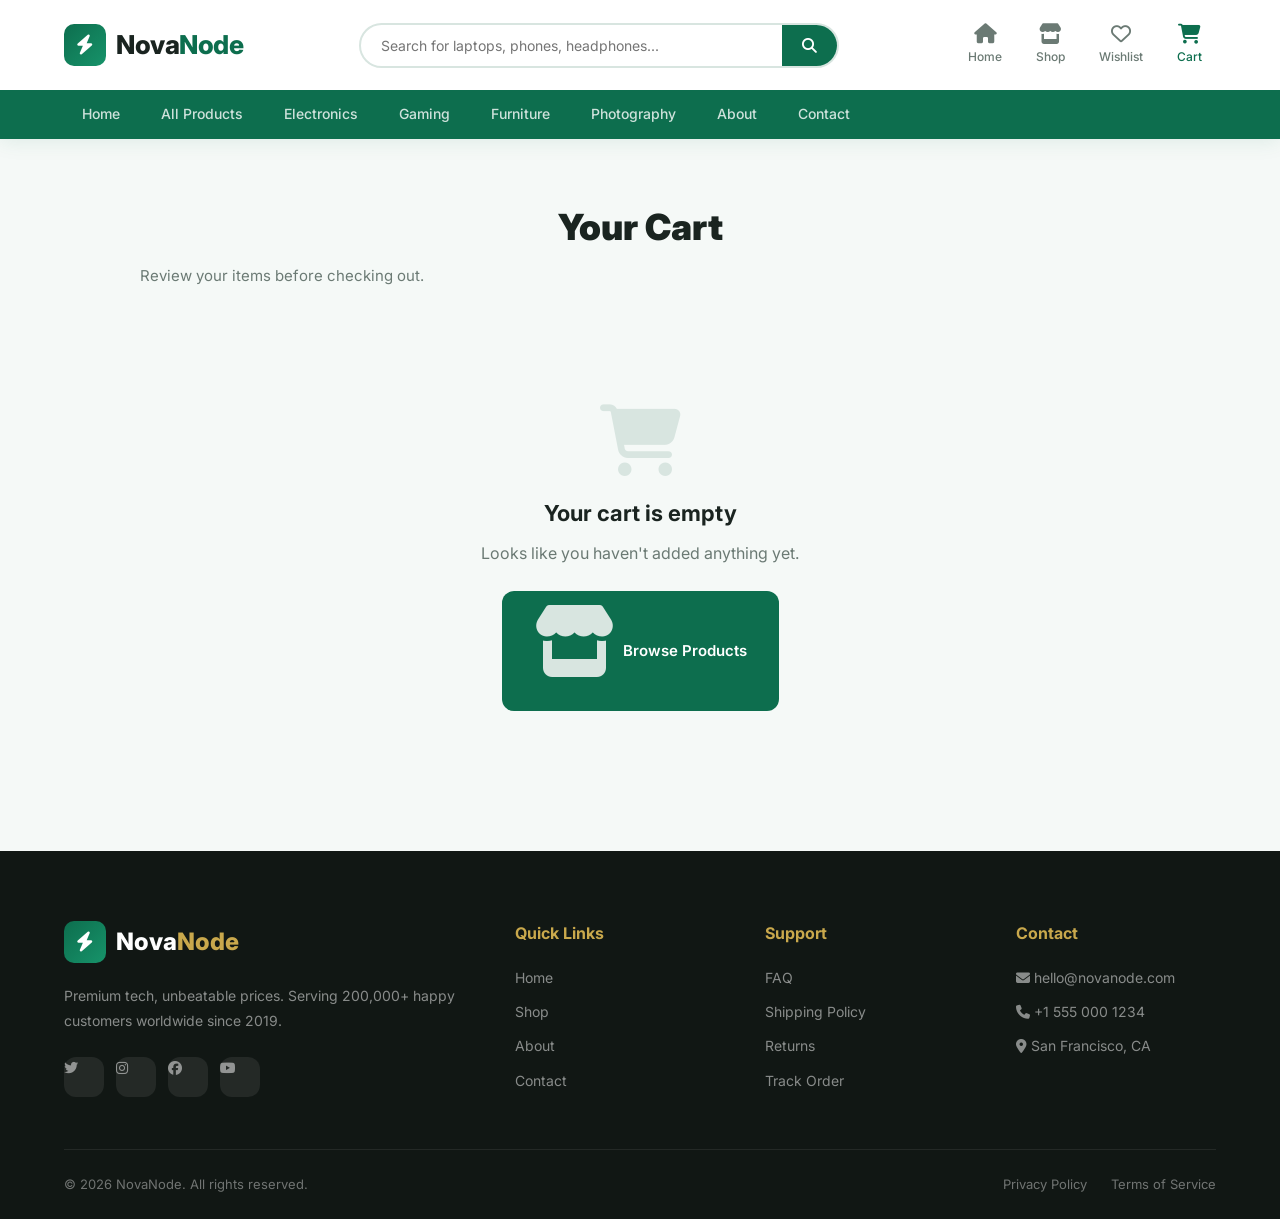
<file: cart.html>
<!DOCTYPE html>
<html lang="en">
<head>
  <meta charset="UTF-8">
  <meta name="viewport" content="width=device-width, initial-scale=1.0">
  <title>Cart | NovaNode</title>
  <link rel="stylesheet" href="css/style.css">
  <link rel="stylesheet" href="css/cart.css">
  <link rel="stylesheet" href="css/responsive.css">
  <link rel="stylesheet" href="https://cdnjs.cloudflare.com/ajax/libs/font-awesome/6.6.0/css/all.min.css">
  <link href="https://fonts.googleapis.com/css2?family=Inter:wght@400;500;600;700;800;900&display=swap" rel="stylesheet">
  <style>
    body { font-family: 'Inter', sans-serif; }

    .cart-container { width:90%; max-width:1000px; margin:60px auto; }
    .cart-container h1 { margin-bottom:8px; font-size:36px; font-weight:900; color:#1A2420; }
    .cart-subtitle { color:#6B7A74; font-size:15px; margin-bottom:36px; }

    .cart-item {
      display:flex; justify-content:space-between; align-items:center;
      background:white; padding:20px 24px; margin-bottom:14px;
      border-radius:14px; box-shadow:0 4px 16px rgba(13,110,78,.07);
      border:1px solid #D8E5E0; gap:16px;
    }
    .cart-item img { width:72px; height:72px; border-radius:10px; object-fit:cover; flex-shrink:0; }
    .cart-item-info { flex:1; }
    .cart-item-info h3 { font-size:15px; font-weight:600; color:#1A2420; margin-bottom:4px; }
    .cart-item-info p { font-size:14px; color:#6B7A74; }
    .qty-controls { display:flex; align-items:center; gap:10px; }
    .qty-controls button {
      width:32px; height:32px; border-radius:8px;
      background:#F5F9F7; border:1px solid #D8E5E0;
      font-size:16px; font-weight:700; color:#0D6E4E;
      cursor:pointer; transition:.2s; display:flex; align-items:center; justify-content:center;
    }
    .qty-controls button:hover { background:#0D6E4E; color:white; border-color:#0D6E4E; }
    .qty-controls span { font-size:15px; font-weight:600; color:#1A2420; min-width:24px; text-align:center; }
    .item-total { font-size:17px; font-weight:800; color:#0D6E4E; min-width:70px; text-align:right; }
    .remove-btn {
      background:none; border:none; color:#D63B3B;
      font-size:18px; cursor:pointer; padding:6px;
      border-radius:8px; transition:.2s;
    }
    .remove-btn:hover { background:#fef2f2; }

    .empty-cart {
      text-align:center; padding:80px 20px;
      color:#6B7A74;
    }
    .empty-cart i { font-size:72px; color:#D8E5E0; margin-bottom:20px; display:block; }
    .empty-cart h3 { font-size:22px; font-weight:700; color:#1A2420; margin-bottom:10px; }
    .empty-cart a {
      display:inline-flex; align-items:center; gap:8px; margin-top:24px;
      background:#0D6E4E; color:white; padding:14px 32px; border-radius:12px;
      font-size:15px; font-weight:600; transition:.3s;
    }
    .empty-cart a:hover { background:#0A5940; transform:translateY(-2px); }

    .cart-summary-box {
      background:white; border-radius:16px; padding:30px;
      box-shadow:0 4px 16px rgba(13,110,78,.08); border:1px solid #D8E5E0;
      margin-top:28px;
    }
    .cart-summary-box h2 { font-size:20px; font-weight:700; color:#1A2420; margin-bottom:20px; }
    .summary-row { display:flex; justify-content:space-between; margin-bottom:12px; font-size:14px; color:#6B7A74; }
    .summary-row.total { font-size:20px; font-weight:800; color:#1A2420; border-top:2px solid #D8E5E0; padding-top:16px; margin-top:8px; }
    .summary-row.total span { color:#0D6E4E; }
    .checkout-btn {
      width:100%; margin-top:22px; padding:16px;
      background:#0D6E4E; color:white; border:none;
      border-radius:12px; font-size:16px; font-weight:700;
      cursor:pointer; transition:.3s; font-family:'Inter',sans-serif;
      display:flex; align-items:center; justify-content:center; gap:10px;
    }
    .checkout-btn:hover { background:#0A5940; transform:translateY(-2px); box-shadow:0 10px 28px rgba(13,110,78,.22); }
    .clear-btn {
      width:100%; margin-top:12px; padding:13px;
      background:white; color:#D63B3B; border:2px solid #D63B3B;
      border-radius:12px; font-size:14px; font-weight:600;
      cursor:pointer; transition:.3s; font-family:'Inter',sans-serif;
    }
    .clear-btn:hover { background:#fef2f2; }
  </style>
</head>
<body>

<!-- HEADER -->
<header>
  <div class="top-nav">
    <a href="index.html" class="logo">
      <div class="logo-icon"><i class="fa-solid fa-bolt"></i></div>
      <h2>Nova<span>Node</span></h2>
    </a>
    <div class="search-box">
      <input type="text" placeholder="Search for laptops, phones, headphones...">
      <button><i class="fa-solid fa-magnifying-glass"></i></button>
    </div>
    <div class="header-icons">
      <a href="index.html" class="nav-icon"><i class="fa-solid fa-house"></i><span>Home</span></a>
      <a href="products.html" class="nav-icon"><i class="fa-solid fa-store"></i><span>Shop</span></a>
      <a href="#" class="nav-icon"><i class="fa-regular fa-heart"></i><span>Wishlist</span></a>
      <a href="cart.html" class="nav-icon active" style="position:relative">
        <i class="fa-solid fa-cart-shopping"></i><span>Cart</span>
        <b class="cart-badge" id="cart-count" style="display:none">0</b>
      </a>
    </div>
  </div>
  <nav class="main-nav">
    <ul>
      <li><a href="index.html">Home</a></li>
      <li><a href="products.html">All Products</a></li>
      <li><a href="products.html?cat=Electronics">Electronics</a></li>
      <li><a href="products.html?cat=Gaming">Gaming</a></li>
      <li><a href="products.html?cat=Furniture">Furniture</a></li>
      <li><a href="products.html?cat=Photography">Photography</a></li>
      <li><a href="about.html">About</a></li>
      <li><a href="contact.html">Contact</a></li>
    </ul>
  </nav>
</header>

<!-- CART -->
<section class="cart-container">
  <h1>Your Cart</h1>
  <p class="cart-subtitle">Review your items before checking out.</p>

  <div id="cart-items"></div>

  <div class="cart-summary-box" id="cart-summary" style="display:none">
    <h2>Order Summary</h2>
    <div class="summary-row"><span>Subtotal</span><span id="subtotal-price">$0</span></div>
    <div class="summary-row"><span>Shipping</span><span style="color:#1A9E5C">Free</span></div>
    <div class="summary-row total"><span>Total</span><span>$<span id="total-price">0</span></span></div>
    <button class="checkout-btn" onclick="alert('Checkout coming soon! 🛒')">
      <i class="fa-solid fa-lock"></i> Proceed to Checkout
    </button>
    <button class="clear-btn" onclick="clearCart()">Clear Cart</button>
  </div>
</section>

<!-- FOOTER -->
<footer>
  <div class="footer-grid">
    <div class="footer-box">
      <div class="footer-logo">
        <div class="logo-icon"><i class="fa-solid fa-bolt"></i></div>
        <h2>Nova<span>Node</span></h2>
      </div>
      <p>Premium tech, unbeatable prices. Serving 200,000+ happy customers worldwide since 2019.</p>
      <div class="social-icons">
        <a href="#" class="social-icon"><i class="fa-brands fa-twitter"></i></a>
        <a href="#" class="social-icon"><i class="fa-brands fa-instagram"></i></a>
        <a href="#" class="social-icon"><i class="fa-brands fa-facebook"></i></a>
        <a href="#" class="social-icon"><i class="fa-brands fa-youtube"></i></a>
      </div>
    </div>
    <div class="footer-box">
      <h4>Quick Links</h4>
      <a href="index.html">Home</a>
      <a href="products.html">Shop</a>
      <a href="about.html">About</a>
      <a href="contact.html">Contact</a>
    </div>
    <div class="footer-box">
      <h4>Support</h4>
      <a href="#">FAQ</a>
      <a href="#">Shipping Policy</a>
      <a href="#">Returns</a>
      <a href="#">Track Order</a>
    </div>
    <div class="footer-box">
      <h4>Contact</h4>
      <a href="mailto:hello@novanode.com"><i class="fa-solid fa-envelope"></i> hello@novanode.com</a>
      <a href="tel:+15550001234"><i class="fa-solid fa-phone"></i> +1 555 000 1234</a>
      <a href="#"><i class="fa-solid fa-location-dot"></i> San Francisco, CA</a>
    </div>
  </div>
  <div class="footer-bottom">
    <p>© 2026 NovaNode. All rights reserved.</p>
    <div class="footer-bottom-links">
      <a href="#">Privacy Policy</a>
      <a href="#">Terms of Service</a>
    </div>
  </div>
</footer>

<script src="js/data.js"></script>
<script src="js/app.js"></script>
<script>
let cart = JSON.parse(localStorage.getItem('nn_cart')) || [];

function displayCart() {
  const container = document.getElementById('cart-items');
  const summary = document.getElementById('cart-summary');
  container.innerHTML = '';
  if (cart.length === 0) {
    container.innerHTML = `
      <div class="empty-cart">
        <i class="fa-solid fa-cart-shopping"></i>
        <h3>Your cart is empty</h3>
        <p>Looks like you haven't added anything yet.</p>
        <a href="products.html"><i class="fa-solid fa-store"></i> Browse Products</a>
      </div>`;
    summary.style.display = 'none';
    return;
  }
  let total = 0;
  cart.forEach((item, i) => {
    const itemTotal = item.price * item.quantity;
    total += itemTotal;
    container.innerHTML += `
      <div class="cart-item">
        <img src="${item.image}" alt="${item.name}">
        <div class="cart-item-info">
          <h3>${item.name}</h3>
          <p>$${item.price} each</p>
        </div>
        <div class="qty-controls">
          <button onclick="changeQty(${i}, -1)"><i class="fa-solid fa-minus"></i></button>
          <span>${item.quantity}</span>
          <button onclick="changeQty(${i}, 1)"><i class="fa-solid fa-plus"></i></button>
        </div>
        <div class="item-total">$${itemTotal}</div>
        <button class="remove-btn" onclick="removeItem(${i})" title="Remove"><i class="fa-solid fa-trash"></i></button>
      </div>`;
  });
  document.getElementById('subtotal-price').textContent = '$' + total;
  document.getElementById('total-price').textContent = total;
  summary.style.display = 'block';
  localStorage.setItem('nn_cart', JSON.stringify(cart));
  updateCartCount();
}

function changeQty(i, delta) {
  cart[i].quantity += delta;
  if (cart[i].quantity <= 0) cart.splice(i, 1);
  displayCart();
}

function removeItem(i) {
  cart.splice(i, 1);
  displayCart();
}

function clearCart() {
  if (!confirm('Clear your entire cart?')) return;
  cart = [];
  localStorage.removeItem('nn_cart');
  displayCart();
}

displayCart();
</script>
</body>
</html>
</file>
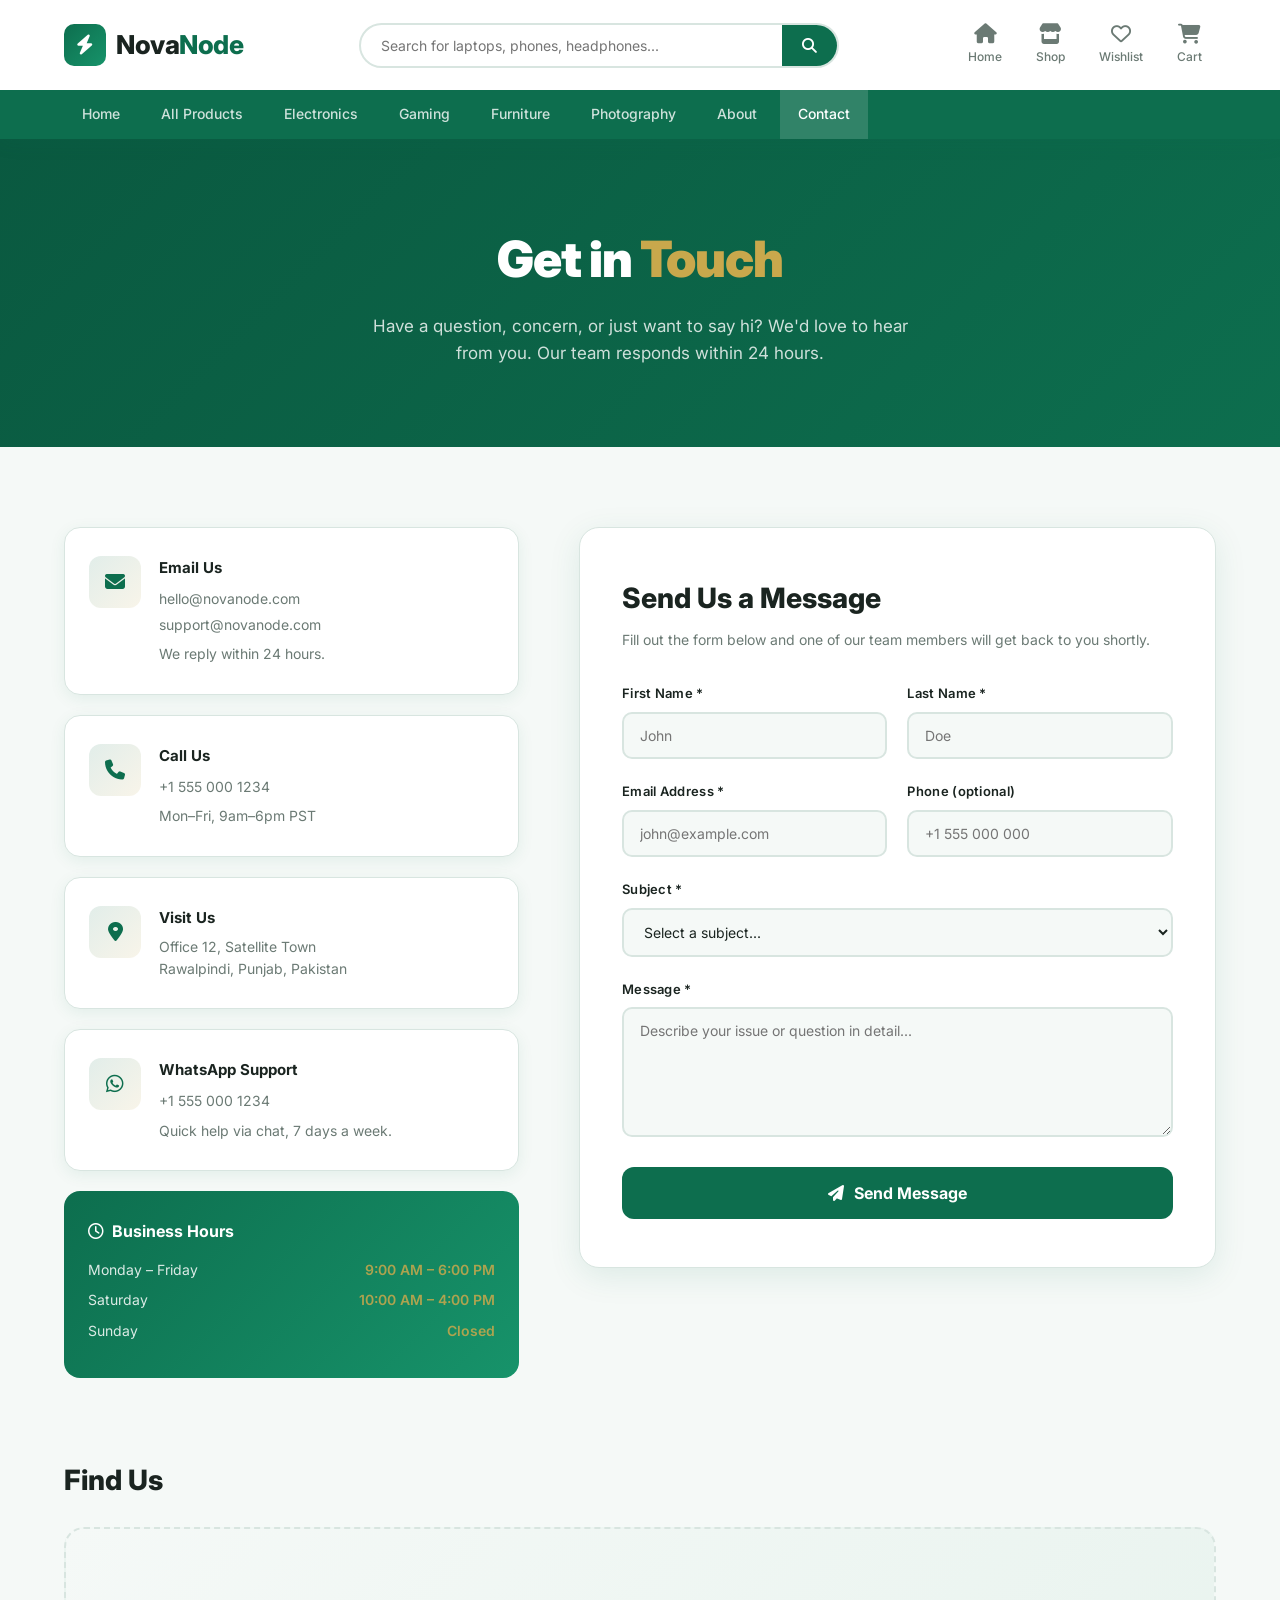
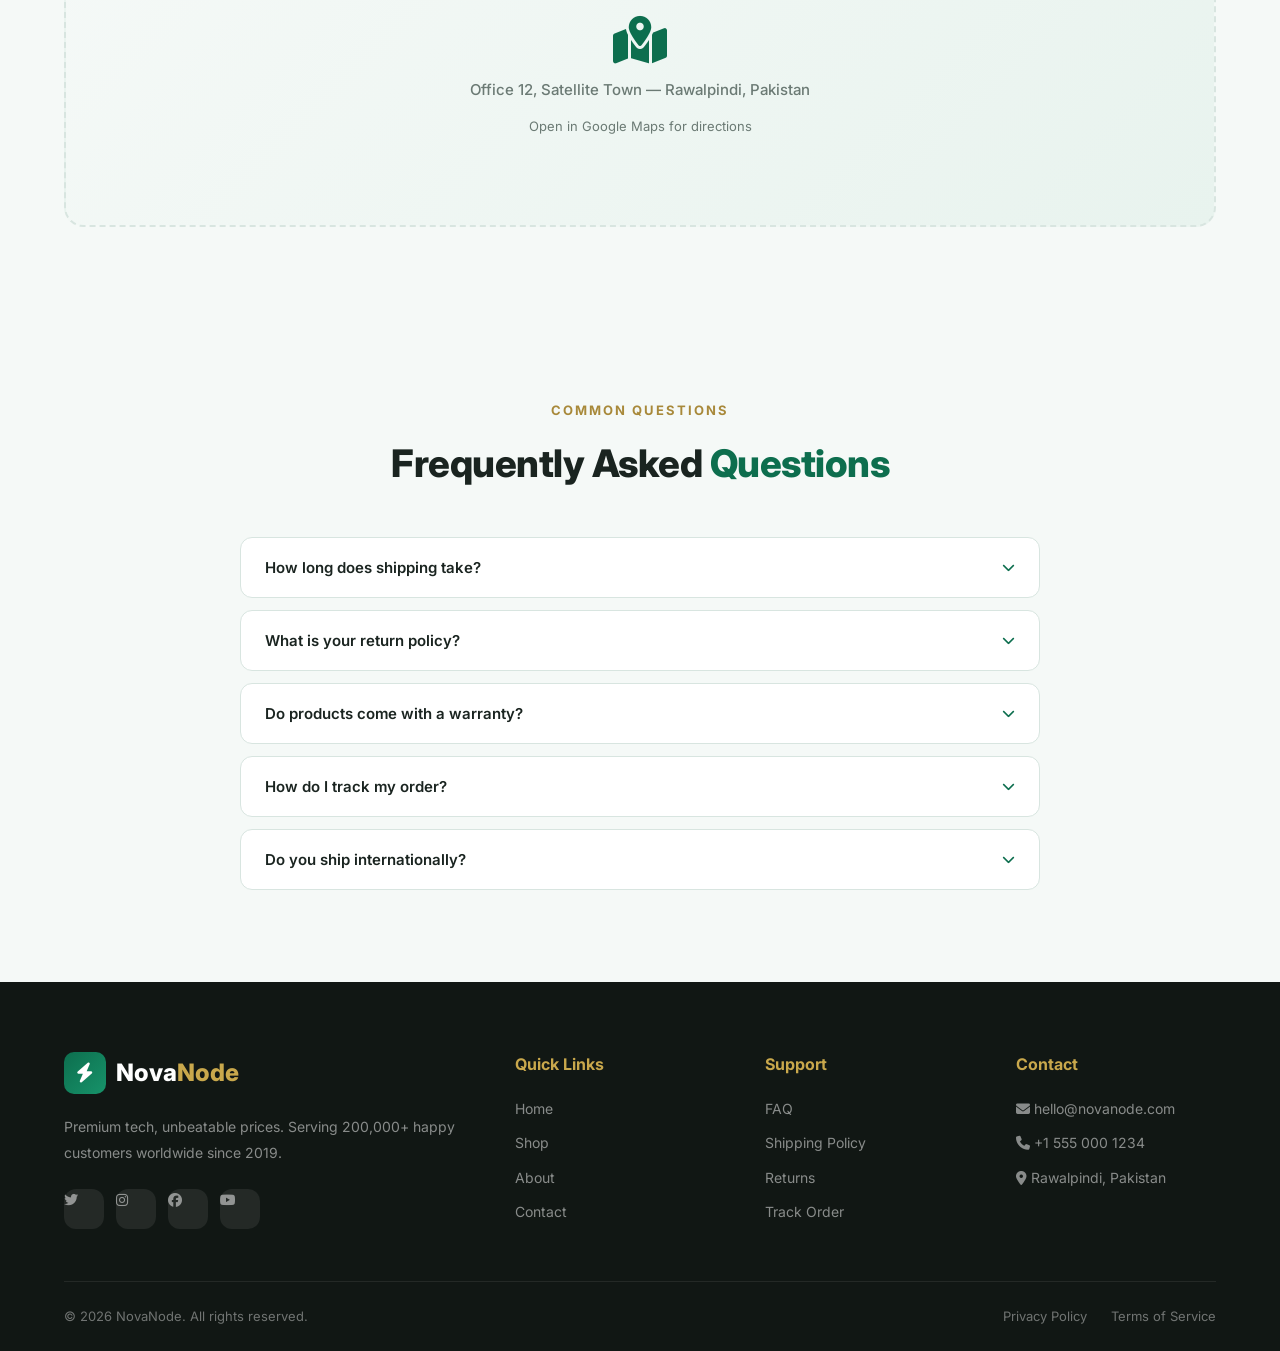
<file: contact.html>
<!DOCTYPE html>
<html lang="en">
<head>
  <meta charset="UTF-8">
  <meta name="viewport" content="width=device-width, initial-scale=1.0">
  <title>Contact Us | NovaNode</title>
  <link rel="stylesheet" href="css/style.css">
  <link rel="stylesheet" href="css/responsive.css">
  <link rel="stylesheet" href="https://cdnjs.cloudflare.com/ajax/libs/font-awesome/6.6.0/css/all.min.css">
  <link href="https://fonts.googleapis.com/css2?family=Inter:wght@400;500;600;700;800;900&display=swap" rel="stylesheet">
  <style>
    body { font-family: 'Inter', sans-serif; }

    .contact-hero {
      background: linear-gradient(135deg, #0A5940, #0D6E4E);
      color: white; padding: 80px 0; text-align: center;
    }
    .contact-hero h1 { font-size: 50px; font-weight: 900; margin-bottom: 14px; letter-spacing: -1px; }
    .contact-hero p { font-size: 17px; opacity: .80; max-width: 540px; margin: 0 auto; }

    .contact-wrapper {
      width: 90%; max-width: 1200px;
      margin: 80px auto;
      display: grid;
      grid-template-columns: 1fr 1.4fr;
      gap: 60px;
      align-items: start;
    }

    /* Info cards */
    .contact-info { display: flex; flex-direction: column; gap: 20px; }
    .info-card {
      background: white; border-radius: 16px;
      padding: 28px 24px;
      box-shadow: 0 4px 16px rgba(13,110,78,.08);
      border: 1px solid #D8E5E0;
      display: flex; gap: 18px; align-items: flex-start;
      transition: .3s;
    }
    .info-card:hover { transform: translateX(6px); border-color: #0D6E4E; }
    .info-icon {
      width: 52px; height: 52px; flex-shrink: 0;
      background: linear-gradient(135deg, rgba(13,110,78,.12), rgba(201,168,76,.12));
      border-radius: 12px;
      display: flex; align-items: center; justify-content: center;
      font-size: 20px; color: #0D6E4E;
    }
    .info-card h3 { font-size: 15px; font-weight: 700; color: #1A2420; margin-bottom: 6px; }
    .info-card p, .info-card a { font-size: 14px; color: #6B7A74; text-decoration: none; line-height: 1.6; }
    .info-card a:hover { color: #0D6E4E; }

    .contact-hours {
      background: linear-gradient(135deg, #0D6E4E, #17936A);
      border-radius: 16px; padding: 28px 24px; color: white;
    }
    .contact-hours h3 { font-size: 16px; font-weight: 700; margin-bottom: 14px; }
    .contact-hours p { font-size: 14px; opacity: .85; margin-bottom: 8px; display: flex; justify-content: space-between; }
    .contact-hours p span { font-weight: 600; color: #C9A84C; }

    /* Form */
    .contact-form-wrap {
      background: white; border-radius: 20px;
      padding: 48px 42px;
      box-shadow: 0 8px 32px rgba(13,110,78,.10);
      border: 1px solid #D8E5E0;
    }
    .contact-form-wrap h2 { font-size: 28px; font-weight: 800; color: #1A2420; margin-bottom: 8px; }
    .contact-form-wrap p { font-size: 14px; color: #6B7A74; margin-bottom: 32px; }

    .form-row { display: grid; grid-template-columns: 1fr 1fr; gap: 20px; }
    .form-group { margin-bottom: 22px; }
    .form-group label {
      display: block; font-size: 13px; font-weight: 600;
      color: #1A2420; margin-bottom: 8px; letter-spacing: .3px;
    }
    .form-group input,
    .form-group select,
    .form-group textarea {
      width: 100%; padding: 13px 16px;
      border: 2px solid #D8E5E0; border-radius: 10px;
      font-size: 14px; color: #1A2420;
      font-family: 'Inter', sans-serif;
      outline: none; transition: .3s;
      background: #F5F9F7;
    }
    .form-group input:focus,
    .form-group select:focus,
    .form-group textarea:focus {
      border-color: #0D6E4E;
      background: white;
      box-shadow: 0 0 0 3px rgba(13,110,78,.12);
    }
    .form-group textarea { resize: vertical; min-height: 130px; }
    .form-group select { cursor: pointer; }

    .submit-btn {
      width: 100%; padding: 16px;
      background: #0D6E4E; color: white;
      border: none; border-radius: 12px;
      font-size: 16px; font-weight: 700;
      cursor: pointer; transition: .3s;
      display: flex; align-items: center; justify-content: center; gap: 10px;
      font-family: 'Inter', sans-serif;
    }
    .submit-btn:hover { background: #0A5940; transform: translateY(-2px); box-shadow: 0 10px 28px rgba(13,110,78,.22); }

    .form-success {
      display: none;
      text-align: center; padding: 32px;
    }
    .form-success i { font-size: 52px; color: #0D6E4E; margin-bottom: 16px; display: block; }
    .form-success h3 { font-size: 22px; font-weight: 800; color: #1A2420; margin-bottom: 10px; }
    .form-success p { color: #6B7A74; font-size: 15px; }

    /* Map placeholder */
    .map-section { width: 90%; max-width: 1200px; margin: 0 auto 90px; }
    .map-section h2 { font-size: 28px; font-weight: 800; color: #1A2420; margin-bottom: 24px; }
    .map-placeholder {
      width: 100%; height: 300px;
      background: linear-gradient(135deg, #F5F9F7, #e8f3ee);
      border-radius: 20px;
      display: flex; align-items: center; justify-content: center;
      flex-direction: column; gap: 14px;
      border: 2px dashed #D8E5E0;
      color: #6B7A74;
    }
    .map-placeholder i { font-size: 48px; color: #0D6E4E; }
    .map-placeholder p { font-size: 15px; font-weight: 500; }
    .map-placeholder small { font-size: 13px; }

    /* FAQ */
    .faq-section { background: #F5F9F7; padding: 80px 0; }
    .faq-inner { width: 90%; max-width: 800px; margin: auto; }
    .faq-inner .section-header { margin-bottom: 44px; }
    .faq-item {
      background: white; border-radius: 12px;
      margin-bottom: 12px;
      border: 1px solid #D8E5E0;
      overflow: hidden;
    }
    .faq-question {
      width: 100%; padding: 20px 24px;
      display: flex; justify-content: space-between; align-items: center;
      font-size: 15px; font-weight: 600; color: #1A2420;
      background: none; border: none; cursor: pointer;
      font-family: 'Inter', sans-serif;
      text-align: left;
      transition: .2s;
    }
    .faq-question:hover { color: #0D6E4E; }
    .faq-question i { font-size: 13px; color: #0D6E4E; transition: .3s; flex-shrink: 0; }
    .faq-question.open i { transform: rotate(180deg); }
    .faq-answer {
      max-height: 0; overflow: hidden;
      transition: max-height .35s ease, padding .35s ease;
      font-size: 14px; color: #6B7A74; line-height: 1.7;
      padding: 0 24px;
    }
    .faq-answer.open { max-height: 200px; padding: 0 24px 20px; }

    @media (max-width: 900px) {
      .contact-wrapper { grid-template-columns: 1fr; gap: 40px; }
      .contact-form-wrap { padding: 32px 24px; }
      .form-row { grid-template-columns: 1fr; }
    }
    @media (max-width: 560px) {
      .contact-hero h1 { font-size: 34px; }
    }
  </style>
</head>
<body>

<!-- HEADER -->
<header>
  <div class="top-nav">
    <a href="index.html" class="logo">
      <div class="logo-icon"><i class="fa-solid fa-bolt"></i></div>
      <h2>Nova<span>Node</span></h2>
    </a>
    <div class="search-box">
      <input type="text" placeholder="Search for laptops, phones, headphones...">
      <button><i class="fa-solid fa-magnifying-glass"></i></button>
    </div>
    <div class="header-icons">
      <a href="index.html" class="nav-icon"><i class="fa-solid fa-house"></i><span>Home</span></a>
      <a href="products.html" class="nav-icon"><i class="fa-solid fa-store"></i><span>Shop</span></a>
      <a href="#" class="nav-icon"><i class="fa-regular fa-heart"></i><span>Wishlist</span></a>
      <a href="cart.html" class="nav-icon" style="position:relative">
        <i class="fa-solid fa-cart-shopping"></i><span>Cart</span>
        <b class="cart-badge" id="cart-count" style="display:none">0</b>
      </a>
    </div>
  </div>
  <nav class="main-nav">
    <ul>
      <li><a href="index.html">Home</a></li>
      <li><a href="products.html">All Products</a></li>
      <li><a href="products.html?cat=Electronics">Electronics</a></li>
      <li><a href="products.html?cat=Gaming">Gaming</a></li>
      <li><a href="products.html?cat=Furniture">Furniture</a></li>
      <li><a href="products.html?cat=Photography">Photography</a></li>
      <li><a href="about.html">About</a></li>
      <li><a href="contact.html" class="active">Contact</a></li>
    </ul>
  </nav>
</header>

<!-- HERO -->
<section class="contact-hero">
  <h1>Get in <span style="color:#C9A84C">Touch</span></h1>
  <p>Have a question, concern, or just want to say hi? We'd love to hear from you. Our team responds within 24 hours.</p>
</section>

<!-- CONTACT MAIN -->
<div class="contact-wrapper">

  <!-- INFO SIDE -->
  <div class="contact-info">
    <div class="info-card">
      <div class="info-icon"><i class="fa-solid fa-envelope"></i></div>
      <div>
        <h3>Email Us</h3>
        <a href="mailto:hello@novanode.com">hello@novanode.com</a><br>
        <a href="mailto:support@novanode.com">support@novanode.com</a>
        <p style="margin-top:6px">We reply within 24 hours.</p>
      </div>
    </div>
    <div class="info-card">
      <div class="info-icon"><i class="fa-solid fa-phone"></i></div>
      <div>
        <h3>Call Us</h3>
        <a href="tel:+15550001234">+1 555 000 1234</a>
        <p style="margin-top:6px">Mon–Fri, 9am–6pm PST</p>
      </div>
    </div>
    <div class="info-card">
      <div class="info-icon"><i class="fa-solid fa-location-dot"></i></div>
      <div>
        <h3>Visit Us</h3>
        <p>Office 12, Satellite Town<br>Rawalpindi, Punjab, Pakistan</p>
      </div>
    </div>
    <div class="info-card">
      <div class="info-icon"><i class="fa-brands fa-whatsapp"></i></div>
      <div>
        <h3>WhatsApp Support</h3>
        <a href="https://wa.me/15550001234">+1 555 000 1234</a>
        <p style="margin-top:6px">Quick help via chat, 7 days a week.</p>
      </div>
    </div>
    <div class="contact-hours">
      <h3><i class="fa-regular fa-clock"></i> &nbsp;Business Hours</h3>
      <p>Monday – Friday <span>9:00 AM – 6:00 PM</span></p>
      <p>Saturday <span>10:00 AM – 4:00 PM</span></p>
      <p>Sunday <span>Closed</span></p>
    </div>
  </div>

  <!-- FORM SIDE -->
  <div class="contact-form-wrap">
    <div id="form-area">
      <h2>Send Us a Message</h2>
      <p>Fill out the form below and one of our team members will get back to you shortly.</p>
      <div class="form-row">
        <div class="form-group">
          <label>First Name *</label>
          <input type="text" id="fname" placeholder="John">
        </div>
        <div class="form-group">
          <label>Last Name *</label>
          <input type="text" id="lname" placeholder="Doe">
        </div>
      </div>
      <div class="form-row">
        <div class="form-group">
          <label>Email Address *</label>
          <input type="email" id="email" placeholder="john@example.com">
        </div>
        <div class="form-group">
          <label>Phone (optional)</label>
          <input type="tel" id="phone" placeholder="+1 555 000 000">
        </div>
      </div>
      <div class="form-group">
        <label>Subject *</label>
        <select id="subject">
          <option value="">Select a subject...</option>
          <option>Order Issue</option>
          <option>Return / Refund</option>
          <option>Product Question</option>
          <option>Shipping & Delivery</option>
          <option>Partnership</option>
          <option>Other</option>
        </select>
      </div>
      <div class="form-group">
        <label>Message *</label>
        <textarea id="message" placeholder="Describe your issue or question in detail..."></textarea>
      </div>
      <button class="submit-btn" onclick="submitForm()">
        <i class="fa-solid fa-paper-plane"></i> Send Message
      </button>
    </div>
    <div class="form-success" id="form-success">
      <i class="fa-solid fa-circle-check"></i>
      <h3>Message Sent!</h3>
      <p>Thanks for reaching out. Our team will get back to you within 24 hours.</p>
    </div>
  </div>
</div>

<!-- MAP -->
<div class="map-section">
  <h2>Find Us</h2>
  <div class="map-placeholder">
    <i class="fa-solid fa-map-location-dot"></i>
    <p>Office 12, Satellite Town — Rawalpindi, Pakistan</p>
    <small>Open in Google Maps for directions</small>
  </div>
</div>

<!-- FAQ -->
<section class="faq-section">
  <div class="faq-inner">
    <div class="section-header">
      <div class="section-eyebrow">Common Questions</div>
      <h2>Frequently Asked <span>Questions</span></h2>
    </div>
    <div class="faq-item">
      <button class="faq-question" onclick="toggleFaq(this)">
        How long does shipping take? <i class="fa-solid fa-chevron-down"></i>
      </button>
      <div class="faq-answer">Standard shipping takes 3–7 business days. Express shipping (1–2 days) is available at checkout. Free shipping is included on all orders over $50.</div>
    </div>
    <div class="faq-item">
      <button class="faq-question" onclick="toggleFaq(this)">
        What is your return policy? <i class="fa-solid fa-chevron-down"></i>
      </button>
      <div class="faq-answer">We offer a 30-day hassle-free return policy. Items must be in original condition. Initiate a return from your account dashboard or by contacting our support team.</div>
    </div>
    <div class="faq-item">
      <button class="faq-question" onclick="toggleFaq(this)">
        Do products come with a warranty? <i class="fa-solid fa-chevron-down"></i>
      </button>
      <div class="faq-answer">Yes — all products sold on NovaNode come with a 2-year manufacturer warranty. We also offer extended warranty plans for select items.</div>
    </div>
    <div class="faq-item">
      <button class="faq-question" onclick="toggleFaq(this)">
        How do I track my order? <i class="fa-solid fa-chevron-down"></i>
      </button>
      <div class="faq-answer">Once your order ships, you'll receive a tracking number via email. You can also view order status in your account under "My Orders".</div>
    </div>
    <div class="faq-item">
      <button class="faq-question" onclick="toggleFaq(this)">
        Do you ship internationally? <i class="fa-solid fa-chevron-down"></i>
      </button>
      <div class="faq-answer">Yes! We ship to 40+ countries. International shipping rates and delivery estimates are calculated at checkout based on your location.</div>
    </div>
  </div>
</section>

<!-- FOOTER -->
<footer>
  <div class="footer-grid">
    <div class="footer-box">
      <div class="footer-logo">
        <div class="logo-icon"><i class="fa-solid fa-bolt"></i></div>
        <h2>Nova<span>Node</span></h2>
      </div>
      <p>Premium tech, unbeatable prices. Serving 200,000+ happy customers worldwide since 2019.</p>
      <div class="social-icons">
        <a href="#" class="social-icon"><i class="fa-brands fa-twitter"></i></a>
        <a href="#" class="social-icon"><i class="fa-brands fa-instagram"></i></a>
        <a href="#" class="social-icon"><i class="fa-brands fa-facebook"></i></a>
        <a href="#" class="social-icon"><i class="fa-brands fa-youtube"></i></a>
      </div>
    </div>
    <div class="footer-box">
      <h4>Quick Links</h4>
      <a href="index.html">Home</a>
      <a href="products.html">Shop</a>
      <a href="about.html">About</a>
      <a href="contact.html">Contact</a>
    </div>
    <div class="footer-box">
      <h4>Support</h4>
      <a href="#">FAQ</a>
      <a href="#">Shipping Policy</a>
      <a href="#">Returns</a>
      <a href="#">Track Order</a>
    </div>
    <div class="footer-box">
      <h4>Contact</h4>
      <a href="mailto:hello@novanode.com"><i class="fa-solid fa-envelope"></i> hello@novanode.com</a>
      <a href="tel:+15550001234"><i class="fa-solid fa-phone"></i> +1 555 000 1234</a>
      <a href="#"><i class="fa-solid fa-location-dot"></i> Rawalpindi, Pakistan</a>
    </div>
  </div>
  <div class="footer-bottom">
    <p>© 2026 NovaNode. All rights reserved.</p>
    <div class="footer-bottom-links">
      <a href="#">Privacy Policy</a>
      <a href="#">Terms of Service</a>
    </div>
  </div>
</footer>

<script src="js/data.js"></script>
<script src="js/app.js"></script>
<script>
function submitForm() {
  const fname = document.getElementById('fname').value.trim();
  const lname = document.getElementById('lname').value.trim();
  const email = document.getElementById('email').value.trim();
  const subject = document.getElementById('subject').value;
  const message = document.getElementById('message').value.trim();
  if (!fname || !lname || !email || !subject || !message) {
    alert('Please fill in all required fields.');
    return;
  }
  document.getElementById('form-area').style.display = 'none';
  document.getElementById('form-success').style.display = 'block';
}

function toggleFaq(btn) {
  const answer = btn.nextElementSibling;
  const isOpen = answer.classList.contains('open');
  document.querySelectorAll('.faq-answer').forEach(a => a.classList.remove('open'));
  document.querySelectorAll('.faq-question').forEach(b => b.classList.remove('open'));
  if (!isOpen) {
    answer.classList.add('open');
    btn.classList.add('open');
  }
}
</script>
</body>
</html>
</file>
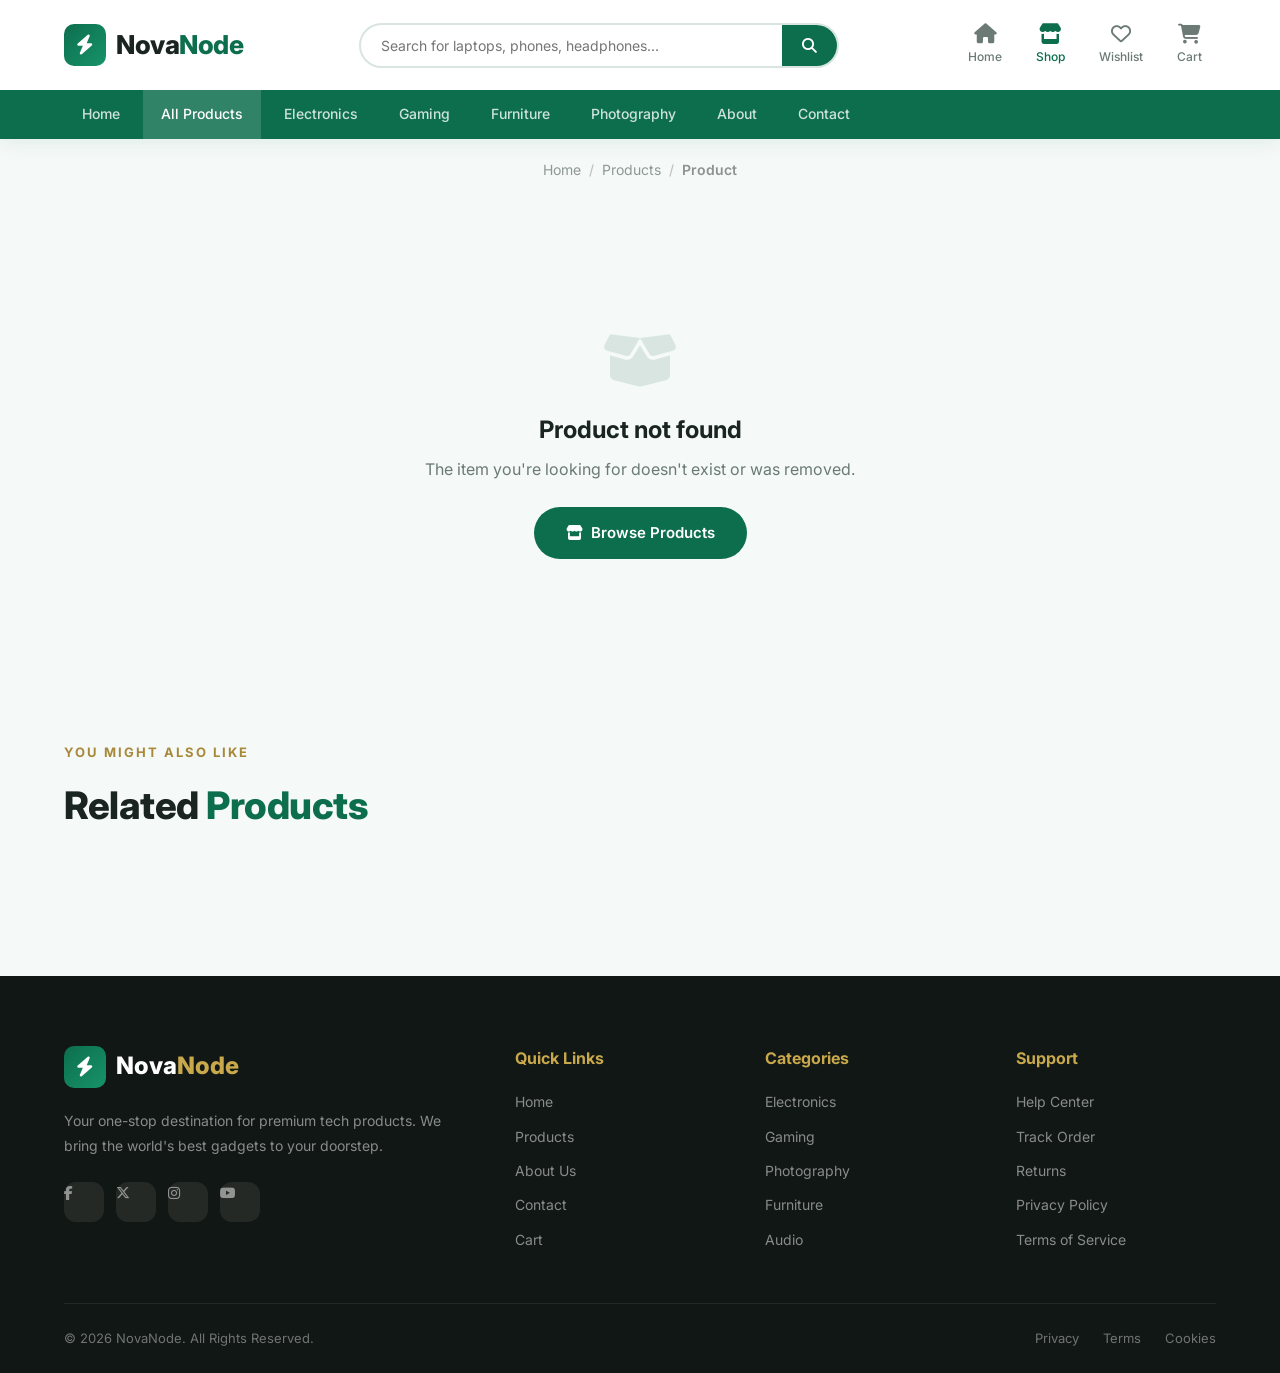
<file: product.html>
<!DOCTYPE html>
<html lang="en">
<head>
  <meta charset="UTF-8">
  <meta name="viewport" content="width=device-width, initial-scale=1.0">
  <title>Product Detail | NovaNode</title>
  <link rel="stylesheet" href="css/style.css">
  <link rel="stylesheet" href="css/product.css">
  <link rel="stylesheet" href="css/responsive.css">
  <link rel="stylesheet" href="https://cdnjs.cloudflare.com/ajax/libs/font-awesome/6.6.0/css/all.min.css">
  <link href="https://fonts.googleapis.com/css2?family=Inter:wght@400;500;600;700;800;900&display=swap" rel="stylesheet">
  <style>body { font-family: 'Inter', sans-serif; }</style>
</head>
<body>

<!-- =============== HEADER =============== -->
<header>
  <div class="top-nav">
    <a href="index.html" class="logo">
      <div class="logo-icon"><i class="fa-solid fa-bolt"></i></div>
      <h2>Nova<span>Node</span></h2>
    </a>

    <div class="search-box">
      <input type="text" id="headerSearch" placeholder="Search for laptops, phones, headphones...">
      <button onclick="handleHeaderSearch()"><i class="fa-solid fa-magnifying-glass"></i></button>
    </div>

    <div class="header-icons">
      <a href="index.html" class="nav-icon">
        <i class="fa-solid fa-house"></i><span>Home</span>
      </a>
      <a href="products.html" class="nav-icon active">
        <i class="fa-solid fa-store"></i><span>Shop</span>
      </a>
      <a href="#" class="nav-icon">
        <i class="fa-regular fa-heart"></i><span>Wishlist</span>
      </a>
      <a href="cart.html" class="nav-icon" style="position:relative">
        <i class="fa-solid fa-cart-shopping"></i><span>Cart</span>
        <b class="cart-badge" id="cart-count" style="display:none">0</b>
      </a>
    </div>
  </div>

  <nav class="main-nav">
    <ul>
      <li><a href="index.html">Home</a></li>
      <li><a href="products.html" class="active">All Products</a></li>
      <li><a href="products.html?cat=Electronics">Electronics</a></li>
      <li><a href="products.html?cat=Gaming">Gaming</a></li>
      <li><a href="products.html?cat=Furniture">Furniture</a></li>
      <li><a href="products.html?cat=Photography">Photography</a></li>
      <li><a href="about.html">About</a></li>
      <li><a href="contact.html">Contact</a></li>
    </ul>
  </nav>
</header>

<!-- =============== BREADCRUMB =============== -->
<section class="page-banner small">
  <div class="breadcrumb" id="breadcrumb">
    <a href="index.html">Home</a><span>/</span>
    <a href="products.html">Products</a><span>/</span>
    <span id="breadcrumbName">Product</span>
  </div>
</section>

<!-- =============== PRODUCT DETAIL =============== -->
<section class="product-detail">
  <div id="productContainer"></div>
</section>

<!-- =============== REVIEWS =============== -->
<section class="reviews-section" id="reviewsSection">
  <div class="section-header" style="text-align:left;margin-bottom:28px">
    <h2>Customer <span>Reviews</span></h2>
  </div>
  <div id="reviewsContainer" class="reviews-grid"></div>
</section>

<!-- =============== RELATED PRODUCTS =============== -->
<section class="products-section">
  <div class="products-header">
    <div class="section-header">
      <div class="section-eyebrow">You Might Also Like</div>
      <h2>Related <span>Products</span></h2>
    </div>
  </div>
  <div class="product-grid" id="relatedProducts"></div>
</section>

<!-- =============== FOOTER =============== -->
<footer>
  <div class="footer-grid">
    <div class="footer-box">
      <div class="footer-logo">
        <div class="logo-icon"><i class="fa-solid fa-bolt"></i></div>
        <h2>Nova<span>Node</span></h2>
      </div>
      <p>Your one-stop destination for premium tech products. We bring the world's best gadgets to your doorstep.</p>
      <div class="social-icons">
        <a href="#" class="social-icon"><i class="fa-brands fa-facebook-f"></i></a>
        <a href="#" class="social-icon"><i class="fa-brands fa-x-twitter"></i></a>
        <a href="#" class="social-icon"><i class="fa-brands fa-instagram"></i></a>
        <a href="#" class="social-icon"><i class="fa-brands fa-youtube"></i></a>
      </div>
    </div>
    <div class="footer-box">
      <h4>Quick Links</h4>
      <a href="index.html">Home</a>
      <a href="products.html">Products</a>
      <a href="about.html">About Us</a>
      <a href="contact.html">Contact</a>
      <a href="cart.html">Cart</a>
    </div>
    <div class="footer-box">
      <h4>Categories</h4>
      <a href="products.html?cat=Electronics">Electronics</a>
      <a href="products.html?cat=Gaming">Gaming</a>
      <a href="products.html?cat=Photography">Photography</a>
      <a href="products.html?cat=Furniture">Furniture</a>
      <a href="products.html?cat=Audio">Audio</a>
    </div>
    <div class="footer-box">
      <h4>Support</h4>
      <a href="contact.html">Help Center</a>
      <a href="#">Track Order</a>
      <a href="#">Returns</a>
      <a href="#">Privacy Policy</a>
      <a href="#">Terms of Service</a>
    </div>
  </div>
  <div class="footer-bottom">
    <p>© 2026 NovaNode. All Rights Reserved.</p>
    <div class="footer-bottom-links">
      <a href="#">Privacy</a>
      <a href="#">Terms</a>
      <a href="#">Cookies</a>
    </div>
  </div>
</footer>

<button id="topBtn" title="Back to top"><i class="fa-solid fa-chevron-up"></i></button>
<div class="toast" id="toast"></div>

<script src="js/data.js"></script>
<script src="js/app.js"></script>
<script src="js/product.js"></script>
<script>
function handleHeaderSearch() {
  const q = document.getElementById('headerSearch').value.trim();
  window.location = q ? `products.html?q=${encodeURIComponent(q)}` : 'products.html';
}
document.getElementById('headerSearch').addEventListener('keydown', e => {
  if (e.key === 'Enter') handleHeaderSearch();
});
</script>
</body>
</html>
</file>
<file: css/style.css>
/* ================================================
   NOVANODE E-COMMERCE — Global Design System
   Color Palette:
     Primary:   #0D6E4E (deep emerald green)
     Secondary: #C9A84C (rich champagne gold)
     Accent:    #E8572A (terracotta orange-red)
     Dark:      #111714 (near-black forest)
     Light:     #F5F9F7 (soft mint-white)
     Surface:   #FFFFFF
     Text:      #1A2420 (dark forest)
     Muted:     #6B7A74
================================================ */

:root {
  --primary:    #0D6E4E;
  --primary-dk: #0A5940;
  --primary-lt: #17936A;
  --secondary:  #C9A84C;
  --secondary-dk: #A8893A;
  --accent:     #E8572A;
  --dark:       #111714;
  --light:      #F5F9F7;
  --surface:    #FFFFFF;
  --text:       #1A2420;
  --muted:      #6B7A74;
  --border:     #D8E5E0;
  --success:    #1A9E5C;
  --danger:     #D63B3B;
  --star:       #C9A84C;

  --radius-sm:  6px;
  --radius-md:  12px;
  --radius-lg:  20px;
  --radius-xl:  30px;

  --shadow-sm:  0 2px 8px rgba(13,110,78,.08);
  --shadow-md:  0 8px 24px rgba(13,110,78,.14);
  --shadow-lg:  0 20px 50px rgba(13,110,78,.20);

  --font:       'Inter', 'Segoe UI', system-ui, -apple-system, sans-serif;
  --font-mono:  'JetBrains Mono', monospace;
}

/* ===== RESET ===== */
*, *::before, *::after { margin:0; padding:0; box-sizing:border-box; }
html { scroll-behavior:smooth; font-size:16px; }
body { font-family:var(--font); background:var(--light); color:var(--text); line-height:1.6; }
a { text-decoration:none; color:inherit; }
ul { list-style:none; }
img { width:100%; display:block; }
button { cursor:pointer; border:none; outline:none; font-family:var(--font); }
input { font-family:var(--font); }

/* ===== LAYOUT ===== */
.container { width:90%; max-width:1300px; margin:auto; }

/* ===== HEADER ===== */
header {
  width:100%;
  background:var(--surface);
  box-shadow:0 2px 20px rgba(13,110,78,.10);
  position:sticky;
  top:0;
  z-index:1000;
}

.top-nav {
  width:90%;
  max-width:1300px;
  margin:auto;
  display:flex;
  justify-content:space-between;
  align-items:center;
  padding:16px 0;
  gap:20px;
}

/* Logo */
.logo { display:flex; align-items:center; gap:10px; }
.logo-icon {
  width:42px; height:42px;
  background:linear-gradient(135deg, var(--primary), var(--primary-lt));
  border-radius:10px;
  display:flex; align-items:center; justify-content:center;
  color:white; font-size:20px;
}
.logo h2 { font-size:26px; font-weight:800; color:var(--text); letter-spacing:-0.5px; }
.logo h2 span { color:var(--primary); }

/* Search */
.search-box {
  flex:1;
  max-width:480px;
  display:flex;
  border:2px solid var(--border);
  border-radius:var(--radius-xl);
  overflow:hidden;
  transition:.3s;
}
.search-box:focus-within { border-color:var(--primary); box-shadow:0 0 0 3px rgba(13,110,78,.15); }
.search-box input {
  width:100%; padding:12px 20px;
  border:none; outline:none; font-size:14px;
  background:transparent;
}
.search-box button {
  padding:0 20px;
  background:var(--primary);
  color:white;
  font-size:15px;
  transition:.3s;
}
.search-box button:hover { background:var(--primary-dk); }

/* Nav Icons */
.header-icons { display:flex; gap:6px; align-items:center; }
.nav-icon {
  display:flex; flex-direction:column; align-items:center;
  gap:3px; padding:8px 14px;
  font-size:12px; font-weight:500;
  border-radius:var(--radius-md);
  transition:.3s; color:var(--muted);
  position:relative;
}
.nav-icon i { font-size:20px; }
.nav-icon:hover { background:var(--light); color:var(--primary); }
.nav-icon.active { color:var(--primary); }
.cart-badge {
  position:absolute; top:4px; right:8px;
  background:var(--secondary); color:var(--dark);
  font-size:10px; font-weight:700;
  width:18px; height:18px;
  border-radius:50%;
  display:flex; align-items:center; justify-content:center;
}

/* ===== NAV BAR ===== */
.main-nav { background:var(--primary); }
.main-nav ul {
  width:90%; max-width:1300px;
  margin:auto; display:flex; gap:5px;
  padding:0 0;
}
.main-nav ul li a {
  display:block; padding:13px 18px;
  color:rgba(255,255,255,.80);
  font-size:14px; font-weight:500;
  transition:.3s; border-radius:0;
}
.main-nav ul li a:hover,
.main-nav ul li a.active { color:white; background:rgba(255,255,255,.15); }

/* ===== HERO ===== */
.hero {
  width:90%; max-width:1300px;
  margin:60px auto;
  display:grid; grid-template-columns:1fr 1fr;
  align-items:center; gap:60px;
}

.hero-eyebrow {
  display:inline-flex; align-items:center; gap:8px;
  background:rgba(201,168,76,.15); color:var(--secondary-dk);
  padding:6px 16px; border-radius:var(--radius-xl);
  font-size:13px; font-weight:600; letter-spacing:1px;
  text-transform:uppercase; margin-bottom:20px;
  border:1px solid rgba(201,168,76,.3);
}
.hero-eyebrow i { font-size:11px; }

.hero-left h1 {
  font-size:54px; font-weight:900;
  line-height:1.15; margin-bottom:20px;
  letter-spacing:-1.5px; color:var(--text);
}
.hero-left h1 span { color:var(--primary); }

.hero-left p {
  color:var(--muted); font-size:17px;
  line-height:1.7; margin-bottom:36px;
  max-width:480px;
}

.hero-buttons { display:flex; gap:16px; align-items:center; }
.btn-primary {
  background:var(--primary); color:white;
  padding:14px 32px; border-radius:var(--radius-xl);
  font-size:15px; font-weight:600;
  transition:.3s; display:inline-flex; align-items:center; gap:8px;
}
.btn-primary:hover { background:var(--primary-dk); transform:translateY(-2px); box-shadow:var(--shadow-md); }
.btn-secondary {
  border:2px solid var(--secondary); color:var(--secondary-dk);
  padding:13px 32px; border-radius:var(--radius-xl);
  font-size:15px; font-weight:600;
  transition:.3s; display:inline-flex; align-items:center; gap:8px;
  background:transparent;
}
.btn-secondary:hover { background:var(--secondary); color:white; }

.hero-stats { display:flex; gap:36px; margin-top:44px; }
.stat-item { text-align:center; }
.stat-item strong { display:block; font-size:26px; font-weight:800; color:var(--primary); }
.stat-item span { font-size:13px; color:var(--muted); }

/* Hero Right */
.hero-right { display:flex; justify-content:center; position:relative; }
.hero-img-wrap {
  width:480px; height:480px;
  background:linear-gradient(135deg, rgba(13,110,78,.10), rgba(201,168,76,.10));
  border-radius:50%; display:flex; align-items:center; justify-content:center;
  animation:float 5s infinite ease-in-out;
  position:relative;
}
.hero-img-wrap img { width:380px; border-radius:var(--radius-lg); object-fit:cover; }

.hero-badge {
  position:absolute;
  background:white;
  border-radius:var(--radius-md);
  padding:12px 16px;
  box-shadow:var(--shadow-md);
  display:flex; align-items:center; gap:10px;
  font-size:13px; font-weight:600;
}
.hero-badge.badge-1 { top:50px; right:-10px; }
.hero-badge.badge-2 { bottom:80px; left:-20px; }
.hero-badge i { color:var(--primary); font-size:18px; }

@keyframes float {
  0%, 100% { transform:translateY(0); }
  50% { transform:translateY(-20px); }
}

/* ===== SECTION TITLES ===== */
.section-header { text-align:center; margin-bottom:52px; }
.section-eyebrow {
  display:inline-block; color:var(--secondary-dk);
  font-size:13px; font-weight:700;
  letter-spacing:2px; text-transform:uppercase;
  margin-bottom:12px;
}
.section-header h2 {
  font-size:38px; font-weight:800;
  color:var(--text); letter-spacing:-0.5px;
}
.section-header h2 span { color:var(--primary); }
.section-header p { color:var(--muted); margin-top:12px; font-size:16px; }

/* ===== FEATURES ===== */
.features-section {
  width:90%; max-width:1300px;
  margin:100px auto;
}
.features-grid {
  display:grid; grid-template-columns:repeat(4,1fr); gap:28px;
}
.feature-card {
  background:white; padding:36px 28px;
  border-radius:var(--radius-lg);
  text-align:center; transition:.4s;
  box-shadow:var(--shadow-sm);
  border:1px solid var(--border);
}
.feature-card:hover { transform:translateY(-10px); box-shadow:var(--shadow-md); border-color:rgba(13,110,78,.25); }
.feature-icon {
  width:72px; height:72px;
  background:linear-gradient(135deg, rgba(13,110,78,.12), rgba(201,168,76,.12));
  border-radius:var(--radius-md);
  display:flex; align-items:center; justify-content:center;
  margin:0 auto 22px; font-size:30px; color:var(--primary);
}
.feature-card h3 { font-size:17px; font-weight:700; margin-bottom:10px; }
.feature-card p { color:var(--muted); font-size:14px; line-height:1.6; }

/* ===== CATEGORIES ===== */
.categories-section { width:90%; max-width:1300px; margin:100px auto; }
.category-grid { display:grid; grid-template-columns:repeat(6,1fr); gap:20px; }
.category-card {
  background:white; padding:32px 16px;
  border-radius:var(--radius-lg);
  text-align:center; cursor:pointer;
  box-shadow:var(--shadow-sm);
  transition:.4s; border:2px solid transparent;
}
.category-card:hover, .category-card.active {
  border-color:var(--primary);
  background:linear-gradient(135deg, rgba(13,110,78,.06), rgba(201,168,76,.06));
  transform:translateY(-8px); box-shadow:var(--shadow-md);
}
.category-card i { font-size:40px; color:var(--primary); margin-bottom:14px; }
.category-card h4 { font-size:14px; font-weight:600; color:var(--text); }

/* ===== PRODUCTS ===== */
.products-section { width:90%; max-width:1300px; margin:100px auto; }
.products-header { display:flex; justify-content:space-between; align-items:flex-end; margin-bottom:40px; }
.products-header .section-header { text-align:left; margin-bottom:0; }
.view-all {
  color:var(--primary); font-weight:600; font-size:14px;
  display:flex; align-items:center; gap:6px; transition:.3s;
}
.view-all:hover { gap:10px; }

.product-grid { display:grid; grid-template-columns:repeat(4,1fr); gap:28px; }

.product-card {
  background:white; border-radius:var(--radius-lg);
  overflow:hidden; transition:.4s;
  box-shadow:var(--shadow-sm);
  border:1px solid var(--border);
  position:relative;
}
.product-card:hover { transform:translateY(-10px); box-shadow:var(--shadow-lg); border-color:rgba(13,110,78,.25); }

.product-img-wrap { position:relative; overflow:hidden; height:230px; }
.product-img-wrap img { height:100%; object-fit:cover; transition:.5s; }
.product-card:hover .product-img-wrap img { transform:scale(1.06); }

.product-badge {
  position:absolute; top:14px; left:14px;
  background:var(--secondary); color:var(--dark);
  font-size:11px; font-weight:700;
  padding:4px 10px; border-radius:var(--radius-sm);
  text-transform:uppercase;
}
.product-badge.new { background:var(--primary); color:white; }
.product-badge.hot { background:var(--accent); color:white; }
.product-badge.best { background:var(--success); color:white; }

.product-actions {
  position:absolute; top:14px; right:14px;
  display:flex; flex-direction:column; gap:8px;
  opacity:0; transform:translateX(10px); transition:.3s;
}
.product-card:hover .product-actions { opacity:1; transform:translateX(0); }
.action-btn {
  width:36px; height:36px; background:white;
  border-radius:50%; display:flex;
  align-items:center; justify-content:center;
  font-size:15px; color:var(--text);
  box-shadow:var(--shadow-sm); transition:.3s;
}
.action-btn:hover { background:var(--primary); color:white; }

.product-info { padding:20px; }
.product-info h3 { font-size:15px; font-weight:600; margin-bottom:8px; line-height:1.4; }
.product-rating { display:flex; align-items:center; gap:6px; margin-bottom:12px; }
.stars { color:var(--star); font-size:13px; }
.review-count { font-size:12px; color:var(--muted); }
.product-price { display:flex; align-items:center; gap:10px; margin-bottom:16px; }
.current-price { font-size:20px; font-weight:800; color:var(--primary); }
.old-price { font-size:14px; color:var(--muted); text-decoration:line-through; }
.product-info .add-btn {
  width:100%; padding:12px;
  background:var(--primary); color:white;
  border-radius:var(--radius-md);
  font-size:14px; font-weight:600;
  transition:.3s; display:flex;
  align-items:center; justify-content:center; gap:8px;
}
.product-info .add-btn:hover { background:var(--primary-dk); }

/* ===== DEALS BANNER ===== */
.deals-section {
  width:90%; max-width:1300px;
  margin:100px auto;
  background:linear-gradient(135deg, var(--dark), #1E3329);
  border-radius:var(--radius-xl);
  padding:70px; overflow:hidden; position:relative;
  display:grid; grid-template-columns:1fr 1fr;
  align-items:center; gap:60px;
}
.deals-section::before {
  content:'';
  position:absolute; right:-80px; top:-80px;
  width:360px; height:360px;
  border-radius:50%; background:rgba(201,168,76,.08);
}
.deals-section::after {
  content:'';
  position:absolute; left:30%; bottom:-100px;
  width:250px; height:250px;
  border-radius:50%; background:rgba(13,110,78,.12);
}
.deals-left { color:white; position:relative; z-index:1; }
.deals-left h4 { font-size:13px; font-weight:700; letter-spacing:3px; text-transform:uppercase; color:var(--secondary); margin-bottom:16px; }
.deals-left h2 { font-size:44px; font-weight:900; line-height:1.2; margin-bottom:20px; }
.deals-left p { opacity:.80; font-size:17px; margin-bottom:36px; line-height:1.6; }
.deals-left .btn-white {
  background:var(--secondary); color:var(--dark);
  padding:14px 36px; border-radius:var(--radius-xl);
  font-size:15px; font-weight:700; transition:.3s;
  display:inline-flex; align-items:center; gap:8px;
}
.deals-left .btn-white:hover { background:var(--secondary-dk); transform:translateY(-2px); }
.deals-timer { display:flex; gap:20px; margin-bottom:36px; }
.timer-box {
  background:rgba(201,168,76,.15); color:white;
  border-radius:var(--radius-md); padding:16px 20px;
  text-align:center; min-width:72px;
  backdrop-filter:blur(10px);
  border:1px solid rgba(201,168,76,.25);
}
.timer-box strong { display:block; font-size:32px; font-weight:900; line-height:1; color:var(--secondary); }
.timer-box span { font-size:12px; opacity:.8; text-transform:uppercase; letter-spacing:1px; }
.deals-right { display:flex; justify-content:center; position:relative; z-index:1; }
.deals-right img { width:360px; border-radius:var(--radius-lg); box-shadow:var(--shadow-lg); }

/* ===== NEWSLETTER ===== */
.newsletter-section {
  background:linear-gradient(135deg, var(--primary-dk), var(--primary));
  color:white; text-align:center;
  padding:90px 20px; margin-top:100px;
}
.newsletter-section h2 { font-size:42px; font-weight:900; margin-bottom:16px; }
.newsletter-section p { color:rgba(255,255,255,.75); font-size:17px; margin-bottom:40px; }
.newsletter-box {
  display:flex; justify-content:center;
  max-width:520px; margin:auto;
  background:rgba(255,255,255,.12);
  border-radius:var(--radius-xl);
  padding:6px; border:1px solid rgba(255,255,255,.20);
}
.newsletter-box input {
  flex:1; padding:14px 20px;
  background:transparent; border:none; outline:none;
  color:white; font-size:15px;
}
.newsletter-box input::placeholder { color:rgba(255,255,255,.55); }
.newsletter-box button {
  padding:12px 28px;
  background:var(--secondary); color:var(--dark);
  border-radius:var(--radius-xl); font-size:14px;
  font-weight:700; transition:.3s;
}
.newsletter-box button:hover { background:var(--secondary-dk); }

/* ===== FOOTER ===== */
footer { background:var(--dark); color:white; padding-top:70px; }
.footer-grid {
  width:90%; max-width:1300px; margin:auto;
  display:grid; grid-template-columns:2fr 1fr 1fr 1fr; gap:50px;
}
.footer-logo { display:flex; align-items:center; gap:10px; margin-bottom:20px; }
.footer-logo .logo-icon { background:linear-gradient(135deg,var(--primary),var(--primary-lt)); }
.footer-logo h2 { font-size:24px; font-weight:800; }
.footer-logo h2 span { color:var(--secondary); }
.footer-box p { color:rgba(255,255,255,.50); font-size:14px; line-height:1.8; margin-bottom:24px; }
.footer-box h4 { font-size:16px; font-weight:700; margin-bottom:20px; color:var(--secondary); }
.footer-box a { display:block; color:rgba(255,255,255,.50); font-size:14px; margin-bottom:12px; transition:.3s; }
.footer-box a:hover { color:white; padding-left:5px; }
.social-icons { display:flex; gap:12px; }
.social-icon {
  width:40px; height:40px;
  background:rgba(255,255,255,.08);
  border-radius:var(--radius-md);
  display:flex; align-items:center; justify-content:center;
  font-size:16px; transition:.3s;
}
.social-icon:hover { background:var(--primary); transform:translateY(-3px); }
.footer-bottom {
  margin-top:60px; padding:24px 0;
  border-top:1px solid rgba(255,255,255,.08);
  display:flex; justify-content:space-between;
  align-items:center;
  width:90%; max-width:1300px; margin:40px auto 0;
}
.footer-bottom p { color:rgba(255,255,255,.40); font-size:13px; }
.footer-bottom-links { display:flex; gap:24px; }
.footer-bottom-links a { color:rgba(255,255,255,.40); font-size:13px; transition:.3s; }
.footer-bottom-links a:hover { color:white; }

/* ===== SCROLL TO TOP ===== */
#topBtn {
  position:fixed; right:30px; bottom:30px;
  width:48px; height:48px;
  border-radius:50%; background:var(--primary);
  color:white; font-size:18px;
  box-shadow:var(--shadow-md); transition:.3s;
  display:none; align-items:center; justify-content:center;
  z-index:900;
}
#topBtn.show { display:flex; }
#topBtn:hover { background:var(--primary-dk); transform:translateY(-4px); }

/* ===== TOAST NOTIFICATION ===== */
.toast {
  position:fixed; bottom:30px; left:50%;
  transform:translateX(-50%) translateY(20px);
  background:var(--dark); color:white;
  padding:14px 24px; border-radius:var(--radius-xl);
  font-size:14px; font-weight:500;
  box-shadow:var(--shadow-lg);
  opacity:0; transition:.3s; z-index:9999;
  display:flex; align-items:center; gap:10px;
  white-space:nowrap;
}
.toast.show { opacity:1; transform:translateX(-50%) translateY(0); }
.toast i { color:var(--secondary); }

/* ===== PAGE TITLE BANNER ===== */
.page-banner {
  background:linear-gradient(135deg, var(--primary-dk), var(--primary));
  padding:60px 0; text-align:center; color:white;
}
.page-banner h1 { font-size:46px; font-weight:900; margin-bottom:10px; }
.page-banner p { font-size:17px; opacity:.85; }
.breadcrumb { display:flex; justify-content:center; gap:8px; margin-top:16px; font-size:14px; opacity:.75; }
.breadcrumb a { color:white; }
.breadcrumb span { opacity:.6; }
</file>
<file: css/cart.css>
.cart-container {
  width:90%;
  max-width:1000px;
  margin:60px auto;
}

.cart-container h1 {
  margin-bottom:30px;
  text-align:center;
  color:#1A2420;
}

.cart-item {
  display:flex;
  justify-content:space-between;
  align-items:center;
  background:white;
  padding:15px;
  margin-bottom:15px;
  border-radius:12px;
  box-shadow:0 5px 15px rgba(13,110,78,0.08);
  border:1px solid #D8E5E0;
}

.cart-item img {
  width:70px;
  border-radius:8px;
}

.cart-item h3 {
  flex:1;
  margin-left:15px;
  color:#1A2420;
}

.cart-item button {
  background:#D63B3B;
  color:white;
  border:none;
  padding:8px 12px;
  border-radius:6px;
  cursor:pointer;
  transition:.3s;
}

.cart-item button:hover {
  background:#b83030;
}

.cart-summary {
  margin-top:30px;
  text-align:right;
}

.cart-summary button {
  padding:12px 28px;
  background:#0D6E4E;
  color:white;
  border:none;
  border-radius:12px;
  cursor:pointer;
  font-size:15px;
  font-weight:600;
  transition:.3s;
}

.cart-summary button:hover {
  background:#0A5940;
  transform:translateY(-2px);
  box-shadow:0 8px 24px rgba(13,110,78,.20);
}
</file>
<file: css/responsive.css>
/* ===== RESPONSIVE ===== */

@media (max-width:1100px) {
  .hero { gap:40px; }
  .hero-left h1 { font-size:44px; }
  .category-grid { grid-template-columns:repeat(3,1fr); }
  .product-grid { grid-template-columns:repeat(3,1fr); }
  .features-grid { grid-template-columns:repeat(2,1fr); }
  .deals-section { grid-template-columns:1fr; text-align:center; }
  .deals-right { display:none; }
  .footer-grid { grid-template-columns:1fr 1fr; gap:36px; }
}

@media (max-width:850px) {
  .hero { grid-template-columns:1fr; text-align:center; }
  .hero-right { display:none; }
  .hero-stats { justify-content:center; }
  .hero-buttons { justify-content:center; }
  .hero-left p { margin:0 auto 36px; }
  .hero-eyebrow { display:inline-flex; }
  .top-nav { flex-wrap:wrap; gap:12px; }
  .search-box { order:3; width:100%; max-width:100%; }
  .product-grid { grid-template-columns:repeat(2,1fr); }
  .category-grid { grid-template-columns:repeat(3,1fr); }
  .shop-layout { grid-template-columns:1fr; }
  .sidebar { display:none; }
  .products-header { flex-direction:column; align-items:flex-start; gap:12px; }
}

@media (max-width:560px) {
  .product-grid { grid-template-columns:1fr 1fr; gap:16px; }
  .category-grid { grid-template-columns:repeat(2,1fr); }
  .features-grid { grid-template-columns:1fr; }
  .footer-grid { grid-template-columns:1fr; }
  .footer-bottom { flex-direction:column; gap:12px; text-align:center; }
  .deals-section { padding:40px 28px; }
  .deals-left h2 { font-size:30px; }
  .newsletter-section h2 { font-size:30px; }
}
</file>
<file: css/product.css>
/* =============================================
   NOVANODE — Product Detail Page Styles
============================================= */

.page-banner.small {
  padding: 20px 60px;
  background: var(--light, #F5F9F7);
}

.breadcrumb {
  display: flex;
  align-items: center;
  gap: 8px;
  font-size: 14px;
  color: var(--muted);
  max-width: 1280px;
  margin: 0 auto;
}
.breadcrumb a { color: var(--muted); transition: .2s; }
.breadcrumb a:hover { color: var(--primary); }
.breadcrumb span#breadcrumbName { color: var(--dark); font-weight: 600; }

/* ===== PRODUCT DETAIL CARD ===== */
.product-detail {
  width: 90%;
  max-width: 1280px;
  margin: 50px auto;
}

.detail-card {
  display: grid;
  grid-template-columns: 1fr 1fr;
  gap: 56px;
  align-items: start;
  background: white;
  border: 1px solid #D8E5E0;
  border-radius: 20px;
  padding: 44px;
  box-shadow: var(--shadow-md);
}

.detail-img-wrap {
  position: relative;
  border-radius: 16px;
  overflow: hidden;
  background: var(--light, #F5F9F7);
}
.detail-img-wrap img {
  width: 100%;
  height: 100%;
  max-height: 460px;
  object-fit: cover;
  display: block;
}
.detail-img-wrap .product-badge {
  position: absolute;
  top: 16px;
  left: 16px;
}

.detail-card .info h1 {
  font-size: 30px;
  font-weight: 800;
  color: var(--dark);
  margin-bottom: 14px;
  line-height: 1.25;
}

.detail-card .product-rating {
  display: flex;
  align-items: center;
  gap: 10px;
  margin-bottom: 18px;
}
.detail-card .review-count { font-size: 14px; color: var(--muted); }

.detail-card .price {
  font-size: 32px;
  font-weight: 900;
  color: var(--primary);
  margin-bottom: 22px;
  display: flex;
  align-items: baseline;
  gap: 12px;
}
.detail-card .price .old-price {
  font-size: 18px;
  font-weight: 500;
  color: var(--muted);
  text-decoration: line-through;
}

.detail-description {
  color: var(--muted);
  line-height: 1.7;
  margin-bottom: 26px;
  font-size: 15px;
}

/* Size selector (shown only for sized categories e.g. apparel) */
.size-select-wrap {
  margin-bottom: 26px;
}
.size-select-wrap label {
  display: block;
  font-size: 14px;
  font-weight: 600;
  color: var(--dark);
  margin-bottom: 8px;
}
.size-select-wrap select {
  width: 100%;
  max-width: 220px;
  padding: 12px 14px;
  border: 2px solid #D8E5E0;
  border-radius: 10px;
  font-size: 14px;
  color: var(--dark);
  background: var(--light, #F5F9F7);
  font-family: 'Inter', sans-serif;
  cursor: pointer;
  outline: none;
}
.size-select-wrap select:focus { border-color: var(--primary); }

.detail-card .btn-primary {
  display: inline-flex;
  align-items: center;
  gap: 10px;
  padding: 16px 36px;
  font-size: 15px;
}

/* ===== REVIEWS ===== */
.reviews-section {
  width: 90%;
  max-width: 1280px;
  margin: 10px auto 60px;
}

.reviews-grid {
  display: grid;
  grid-template-columns: repeat(2, 1fr);
  gap: 20px;
}

.review-card {
  background: white;
  border: 1px solid #D8E5E0;
  border-radius: 14px;
  padding: 22px 24px;
  box-shadow: var(--shadow-sm);
}

.review-top {
  display: flex;
  align-items: center;
  gap: 12px;
  margin-bottom: 12px;
}

.review-avatar {
  width: 42px;
  height: 42px;
  border-radius: 50%;
  background: var(--primary);
  color: white;
  display: flex;
  align-items: center;
  justify-content: center;
  font-weight: 700;
  font-size: 16px;
  flex-shrink: 0;
}

.review-top h4 {
  font-size: 15px;
  font-weight: 700;
  color: var(--dark);
  margin-bottom: 2px;
}

.review-top .stars { font-size: 12px; }

.review-card p {
  font-size: 14px;
  color: var(--muted);
  line-height: 1.6;
}

/* ===== RESPONSIVE ===== */
@media (max-width: 850px) {
  .detail-card { grid-template-columns: 1fr; padding: 28px; gap: 28px; }
  .reviews-grid { grid-template-columns: 1fr; }
}
</file>
